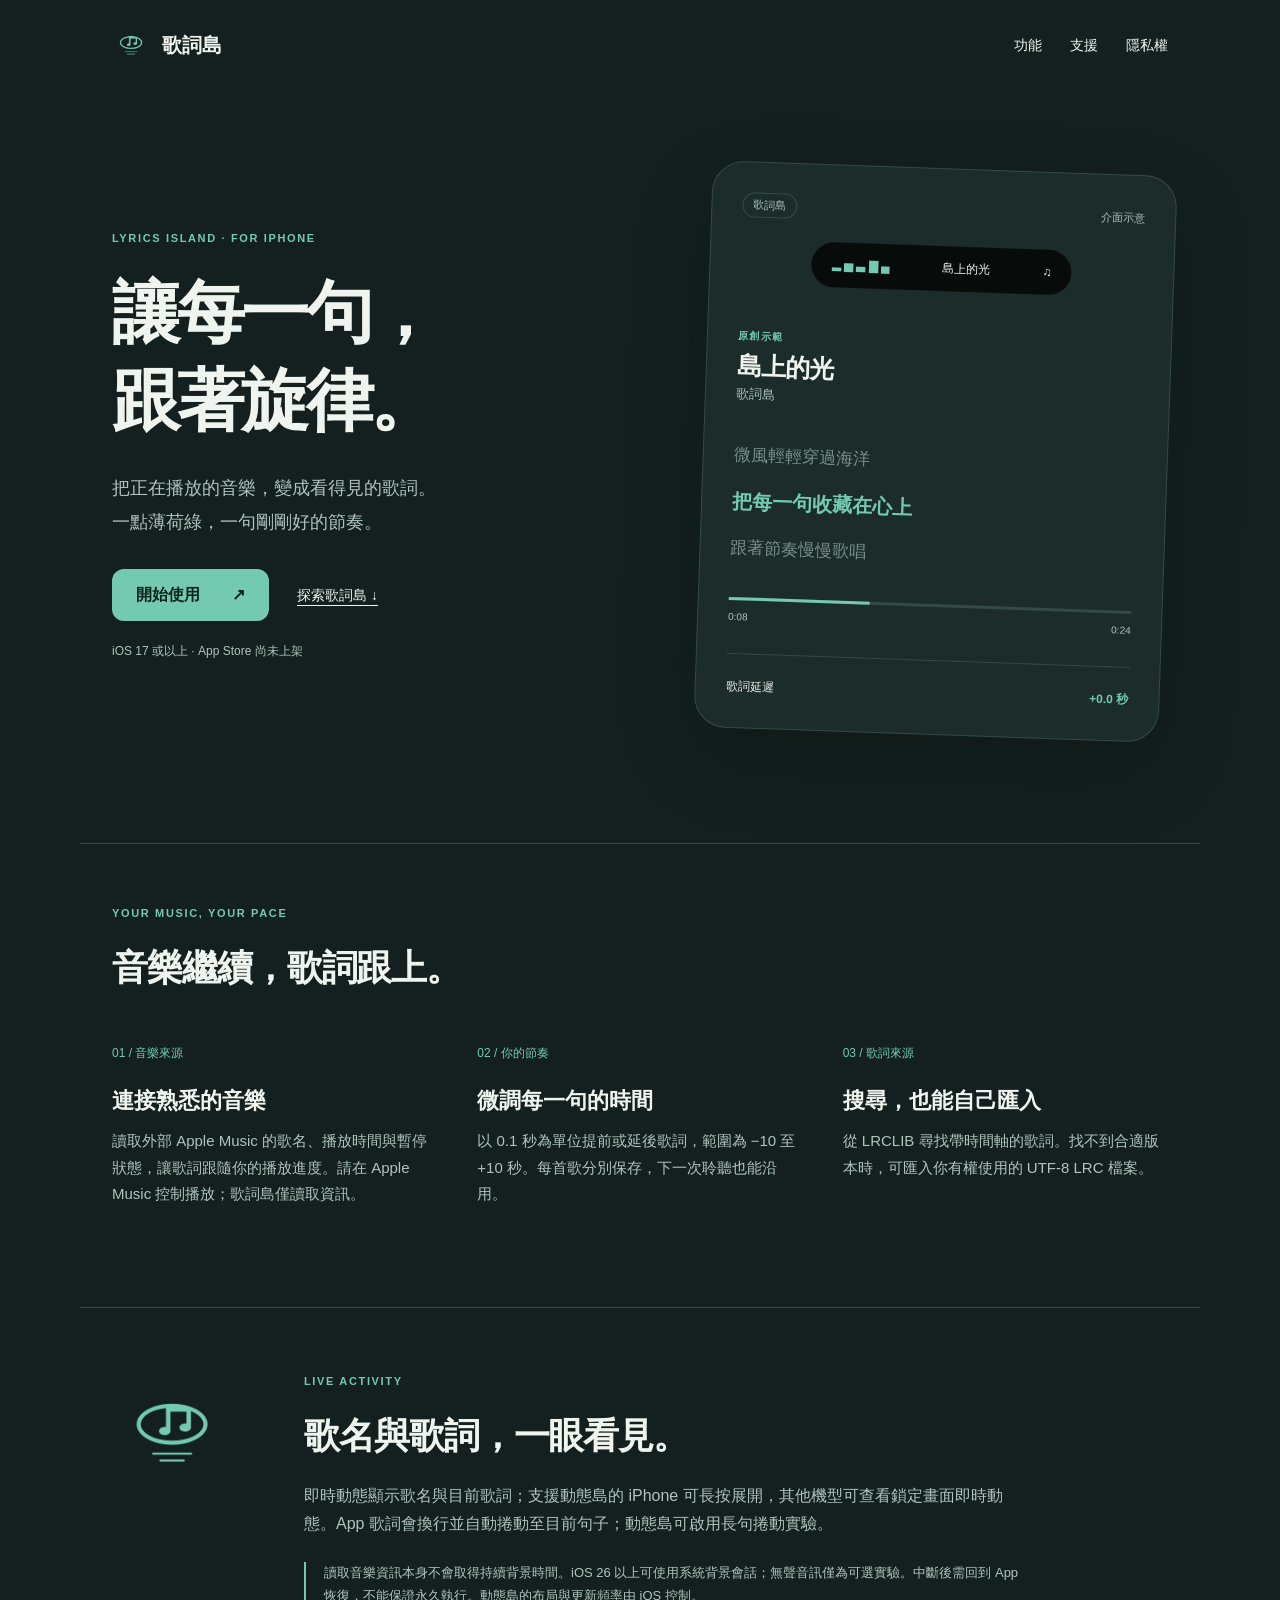
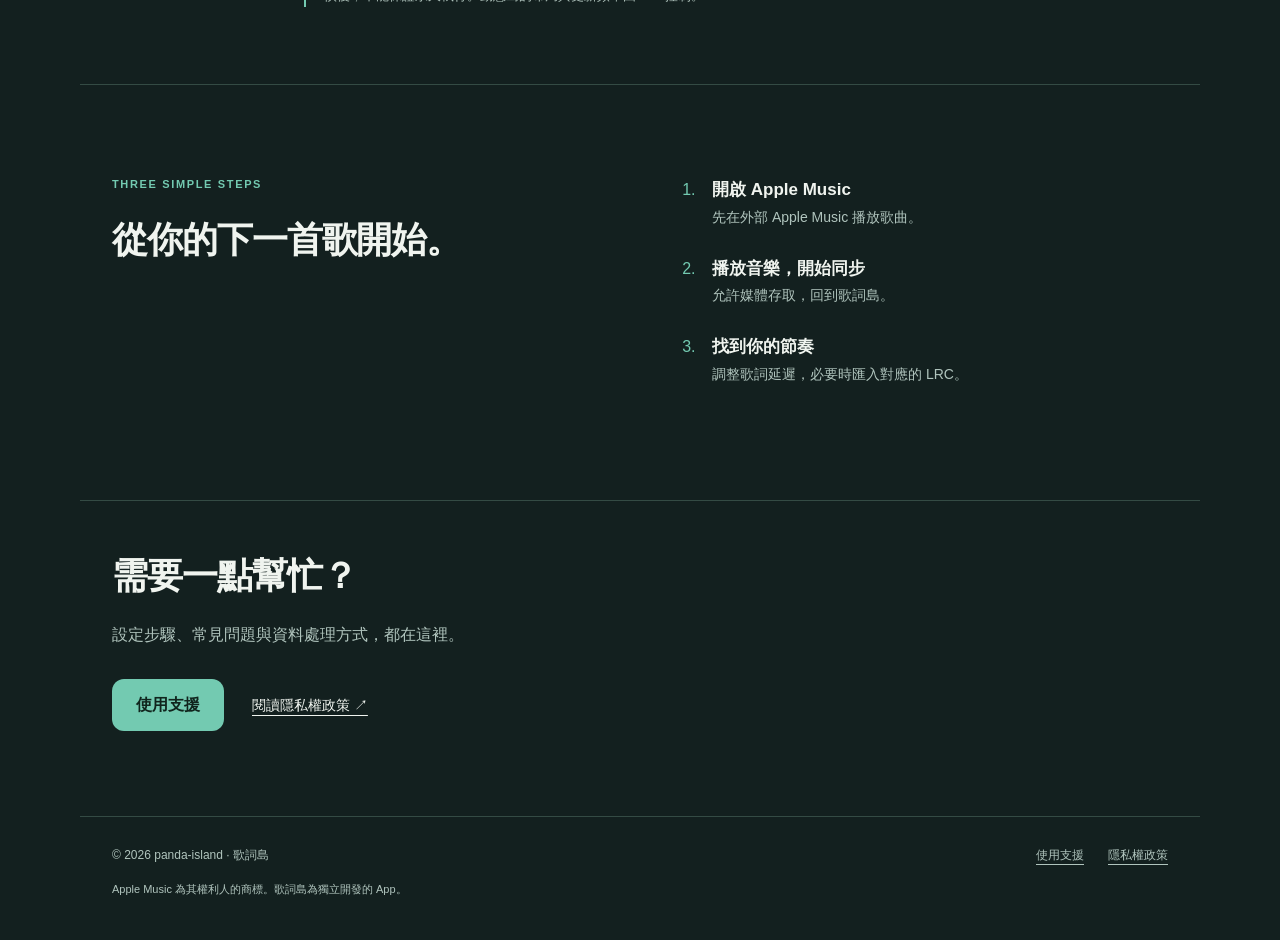
<file: index.html>
<!doctype html>
<html lang="zh-Hant">
<head>
  <meta charset="utf-8"><meta name="viewport" content="width=device-width,initial-scale=1">
  <title>歌詞島｜讓每一句，跟著旋律</title>
  <meta name="description" content="歌詞島是簡潔的 iPhone 同步歌詞 App，支援 Apple Music、LRC 匯入與歌詞延遲調整。查看使用支援與隱私權政策。">
  <meta name="theme-color" content="#13201f">
  <meta property="og:title" content="歌詞島｜讓每一句，跟著旋律">
  <meta property="og:description" content="你的音樂，你的節奏。Apple Music 同步歌詞工具。">
  <meta property="og:image" content="https://panda-island.github.io/assets/icon.png">
  <link rel="canonical" href="https://panda-island.github.io/">
  <link rel="icon" href="assets/icon.png"><link rel="stylesheet" href="assets/style.css">
</head>
<body>
  <a class="skip" href="#main">跳至主要內容</a>
  <header class="header wrap"><a class="brand" href="./" aria-label="歌詞島首頁"><img src="assets/icon.png" alt="" width="38" height="38">歌詞島</a><nav aria-label="主選單"><a href="#features">功能</a><a href="support/">支援</a><a href="privacy/">隱私權</a></nav></header>
  <main id="main">
    <section class="hero wrap">
      <div class="hero-copy"><p class="eyebrow">LYRICS ISLAND · FOR IPHONE</p><h1>讓每一句，<br>跟著旋律。</h1><p class="intro">把正在播放的音樂，變成看得見的歌詞。<br>一點薄荷綠，一句剛剛好的節奏。</p><div class="actions"><a class="button" href="support/">開始使用 <span aria-hidden="true">↗</span></a><a class="text-link" href="#features">探索歌詞島 <span aria-hidden="true">↓</span></a></div><p class="small">iOS 17 或以上 · App Store 尚未上架</p></div>
      <div class="preview" aria-label="歌詞島介面示意，使用原創示範歌詞">
        <div class="preview-top"><span class="pill">歌詞島</span><span>介面示意</span></div>
        <div class="island"><span class="wave" aria-hidden="true">▂ ▅ ▃ ▇ ▄</span><span>島上的光</span><span aria-hidden="true">♫</span></div>
        <div class="song"><span class="eyebrow">原創示範</span><h2>島上的光</h2><p>歌詞島</p></div>
        <div class="lyric-demo"><p class="muted">微風輕輕穿過海洋</p><p class="current">把每一句收藏在心上</p><p class="muted">跟著節奏慢慢歌唱</p></div>
        <div class="progress" aria-hidden="true"><span></span></div><div class="time"><span>0:08</span><span>0:24</span></div>
        <div class="delay-demo"><span>歌詞延遲</span><strong>+0.0 秒</strong></div>
      </div>
    </section>
    <section class="features wrap" id="features"><div class="section-heading"><p class="eyebrow">YOUR MUSIC, YOUR PACE</p><h2>音樂繼續，歌詞跟上。</h2></div><div class="feature-grid">
      <article><span class="number">01 / 音樂來源</span><h3>連接熟悉的音樂</h3><p>讀取外部 Apple Music 的歌名、播放時間與暫停狀態，讓歌詞跟隨你的播放進度。請在 Apple Music 控制播放；歌詞島僅讀取資訊。</p></article>
      <article><span class="number">02 / 你的節奏</span><h3>微調每一句的時間</h3><p>以 0.1 秒為單位提前或延後歌詞，範圍為 −10 至 +10 秒。每首歌分別保存，下一次聆聽也能沿用。</p></article>
      <article><span class="number">03 / 歌詞來源</span><h3>搜尋，也能自己匯入</h3><p>從 LRCLIB 尋找帶時間軸的歌詞。找不到合適版本時，可匯入你有權使用的 UTF-8 LRC 檔案。</p></article>
    </div></section>
    <section class="activity-section wrap"><img src="assets/icon.png" alt="歌詞島薄荷綠音符圖示" width="120" height="120" loading="lazy"><div><p class="eyebrow">LIVE ACTIVITY</p><h2>歌名與歌詞，一眼看見。</h2><p>即時動態顯示歌名與目前歌詞；支援動態島的 iPhone 可長按展開，其他機型可查看鎖定畫面即時動態。App 歌詞會換行並自動捲動至目前句子；動態島可啟用長句捲動實驗。</p><p class="notice">讀取音樂資訊本身不會取得持續背景時間。iOS 26 以上可使用系統背景會話；無聲音訊僅為可選實驗。中斷後需回到 App 恢復，不能保證永久執行。動態島的布局與更新頻率由 iOS 控制。</p></div></section>
    <section class="getting-started wrap"><div><p class="eyebrow">THREE SIMPLE STEPS</p><h2>從你的下一首歌開始。</h2></div><ol><li><strong>開啟 Apple Music</strong><span>先在外部 Apple Music 播放歌曲。</span></li><li><strong>播放音樂，開始同步</strong><span>允許媒體存取，回到歌詞島。</span></li><li><strong>找到你的節奏</strong><span>調整歌詞延遲，必要時匯入對應的 LRC。</span></li></ol></section>
    <section class="help-strip wrap"><h2>需要一點幫忙？</h2><p>設定步驟、常見問題與資料處理方式，都在這裡。</p><div class="actions"><a class="button" href="support/">使用支援</a><a class="text-link" href="privacy/">閱讀隱私權政策 ↗</a></div></section>
  </main>
  <footer class="footer wrap"><span>© 2026 panda-island · 歌詞島</span><div><a href="support/">使用支援</a><a href="privacy/">隱私權政策</a></div><p>Apple Music 為其權利人的商標。歌詞島為獨立開發的 App。</p></footer>
</body>
</html>
</file>
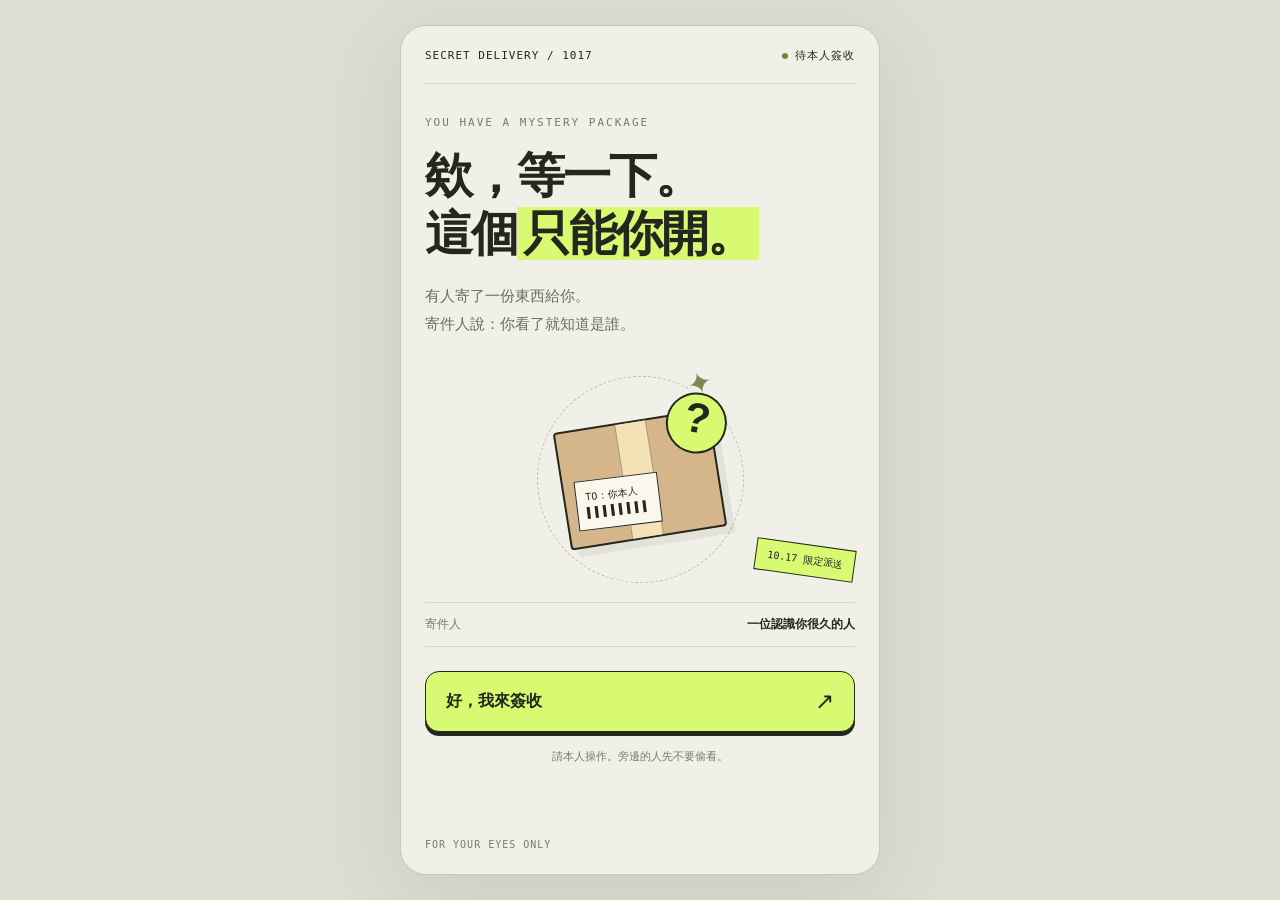
<file: 1017/index.html>
<!doctype html>
<html lang="zh-Hant"><head><meta charset="utf-8"><meta name="viewport" content="width=device-width,initial-scale=1,viewport-fit=cover"><meta name="theme-color" content="#f1f0e8"><meta name="description" content="有一份東西，只能由你本人簽收。"><title>有你的神祕包裹 📦</title>
<style>
:root{--paper:#f1f0e8;--ink:#25271f;--green:#d7fa72;--muted:#77796e;--line:#d7d8cc}*{box-sizing:border-box}body{margin:0;background:var(--paper);color:var(--ink);font-family:-apple-system,BlinkMacSystemFont,"Noto Sans TC","PingFang TC",sans-serif}button{font:inherit;cursor:pointer;-webkit-tap-highlight-color:transparent}button:focus-visible,input:focus-visible{outline:3px solid #7963ce;outline-offset:5px}button:disabled{cursor:default}main{max-width:480px;min-height:100svh;margin:auto;padding: max(22px,env(safe-area-inset-top)) 24px max(24px,env(safe-area-inset-bottom));display:flex;flex-direction:column;position:relative;overflow:hidden}header{display:flex;justify-content:space-between;align-items:center;font:11px ui-monospace,monospace;letter-spacing:1px;padding-bottom:20px;border-bottom:1px solid var(--line)}.status{display:flex;align-items:center;gap:7px}.dot{width:6px;height:6px;border-radius:50%;background:#698d2c}.stage{flex:1;display:flex;flex-direction:column;padding-top:32px;animation:enter .5s ease both}.eyebrow{font:11px ui-monospace,monospace;letter-spacing:2px;color:var(--muted);text-transform:uppercase;margin-bottom:18px}h1{font-size:clamp(37px,10vw,48px);letter-spacing:-2px;line-height:1.2;margin:0;font-weight:850}h1 em{font-style:normal;background:var(--green);padding:0 6px;box-decoration-break:clone;-webkit-box-decoration-break:clone}p{font-size:15px;line-height:1.85;color:#6b6e62;margin:20px 0} .hero-art{position:relative;height:212px;display:grid;place-items:center;margin:16px 0}.orbit{position:absolute;width:207px;height:207px;border:1px dashed #bbc2a6;border-radius:50%;transform:rotate(-18deg)}.orbit:after{content:'✦';position:absolute;font-size:30px;right:4px;top:12px;background:var(--paper);color:#7b8a55}.parcel{width:158px;height:119px;background:#d5b58a;border:2px solid var(--ink);border-radius:4px;transform:rotate(-9deg);box-shadow:7px 8px 0 #25271f12;position:relative}.parcel:before{content:'';position:absolute;left:60px;width:30px;height:100%;background:#f5e1b6;border-left:1px solid #25271f66;border-right:1px solid #25271f66}.parcel:after{content:'?';position:absolute;background:var(--green);border:2px solid var(--ink);border-radius:50%;width:57px;height:57px;right:-18px;top:-20px;text-align:center;font-size:42px;font-weight:800;transform:rotate(20deg)}.label{position:absolute;left:10px;bottom:14px;background:#faf8ed;padding:8px 9px;font:10px monospace;line-height:1.6;transform:rotate(2deg);border:1px solid #25271f}.label span{letter-spacing:2px}.stamp{position:absolute;right:0;bottom:10px;background:var(--green);padding:8px 11px;font:10px monospace;transform:rotate(8deg);border:1px solid var(--ink)}.ticket{border-top:1px solid var(--line);border-bottom:1px solid var(--line);padding:13px 0;display:flex;justify-content:space-between;font-size:12px;margin:0 0 24px}.ticket span{color:var(--muted)}.primary{display:flex;align-items:center;justify-content:space-between;gap:16px;width:100%;min-height:60px;border:1.5px solid var(--ink);border-radius:14px;background:var(--green);color:var(--ink);padding:16px 20px;font-weight:700;box-shadow:0 4px 0 var(--ink);transition:transform .15s,box-shadow .15s}.primary:active{transform:translateY(3px);box-shadow:0 1px 0 var(--ink)}.arrow{font-size:23px;font-weight:400}.fine{font-size:11px;text-align:center;color:var(--muted);line-height:1.6;margin:16px 0}.footer{display:flex;justify-content:space-between;align-items:center;padding-top:22px;margin-top:auto;font:10px ui-monospace,monospace;color:var(--muted);letter-spacing:1px}.footer button{border:0;background:none;color:var(--muted);font-size:11px;padding:10px}.badge{display:inline-block;align-self:flex-start;background:#e4e6db;border-radius:30px;padding:8px 12px;font:11px monospace;margin-bottom:25px}.arena{height:240px;position:relative;border:1px dashed #b7bdab;border-radius:20px;margin:20px 0 0;display:grid;place-items:center;background:#e9ecdf}.arena .primary{position:absolute;width:170px;min-height:54px;transition:left .18s,top .18s;left:calc(50% - 85px);top:93px}.arena:before{content:'本人簽收區';position:absolute;top:14px;left:15px;font-size:11px;color:#848b75;letter-spacing:2px}.feedback{min-height:52px;font-size:14px;text-align:center;margin:15px 0;color:#66733c}.option{width:100%;text-align:left;display:flex;align-items:center;gap:12px;background:#fafaf5;border:1px solid #cdd1bf;border-radius:14px;padding:18px;margin:11px 0;font-weight:600;font-size:15px}.option b{display:grid;place-items:center;width:28px;height:28px;border:1px solid #c8cbbd;border-radius:50%;font:12px monospace}.option:active{background:var(--green)}.meter{height:16px;background:#dde0d1;border:1px solid var(--ink);border-radius:30px;overflow:hidden}.fill{height:100%;background:var(--green);transition:width .15s}.percent{font:800 92px ui-monospace,monospace;letter-spacing:-8px;margin:42px 0 24px}.percent small{font-size:30px;letter-spacing:0}.log{font:12px ui-monospace,monospace;line-height:2.2;color:var(--muted);margin:22px 0}.notice{margin:24px 0;border:1px solid var(--ink);padding:22px;background:var(--green);border-radius:16px}.notice strong{font-size:22px}.notice p{margin:9px 0 0;color:#505b33;font-size:14px}.big-icon{font-size:65px;margin:26px 0}.birthday{background:#e9e3f5}.birthday header{border-color:#ccc3dd}.birthday .eyebrow{color:#7a6594}.birthday h1{font-size:56px;letter-spacing:-2.5px}.birthday h1 em{background:#d7fa72}.cake-wrap{margin:8px auto 0;position:relative;width:250px;height:229px}.cake{position:absolute;width:190px;height:97px;bottom:22px;left:30px;background:#dfb0bc;border:2px solid var(--ink);border-radius:11px 11px 20px 20px;box-shadow:inset 0 -23px #cf96a7}.icing{position:absolute;top:-2px;left:-2px;width:190px;height:27px;border:2px solid var(--ink);border-radius:12px 12px 50% 50%;background:#fff9e9}.cake:after{content:'HAPPY BIRTHDAY';position:absolute;left:0;right:0;text-align:center;top:43px;font:10px monospace;letter-spacing:1px;color:#5b3546}.plate{position:absolute;bottom:14px;left:15px;width:220px;height:18px;border:2px solid var(--ink);border-radius:50%;background:#f8f6ed}.candle{position:absolute;left:115px;top:56px;height:60px;width:19px;padding:0;border:2px solid var(--ink);border-radius:3px;background:repeating-linear-gradient(135deg,#d7fa72 0 8px,#a5c05d 8px 15px);z-index:2}.candle:before{content:'';position:absolute;width:20px;height:29px;top:-35px;left:-3px;background:#ffb950;border:2px solid var(--ink);border-radius:80% 20% 60% 40%;transform:rotate(-20deg);animation:flame .8s ease-in-out infinite alternate;filter:drop-shadow(0 0 8px #ffc26f)}.candle.out:before{background:none;border:0;animation:none;content:'✧';color:#897894;font-size:29px;top:-42px;transform:none}.spark{position:absolute;font-size:30px;left:8px;top:40px}.spark.two{left:auto;right:5px;top:90px;font-size:22px}.letter{padding:24px;background:#faf8f0;border:1px solid #c9bed6;border-radius:3px;box-shadow:5px 5px 0 #d8cde5;margin:22px 0 28px;transform:rotate(-1deg)}.letter .dear{font-weight:700;font-size:18px}.letter p{font-size:14px;color:#655d6d;margin:15px 0;line-height:2}.timeline{display:flex;justify-content:space-between;margin:20px 0 25px;position:relative;font-size:12px;color:#776785}.timeline:before{content:'';height:1px;background:#c6b8d7;position:absolute;top:6px;left:12%;right:12%}.timeline span{z-index:1;text-align:center}.timeline span:before{content:'';display:block;width:13px;height:13px;background:#e9e3f5;border:1px solid #a18aaf;border-radius:50%;margin:0 auto 10px}.timeline span:last-child:before{background:var(--green)}.signature{text-align:right;font-size:12px;color:#83728c}.confetti{position:fixed;top:-20px;width:9px;height:15px;pointer-events:none;z-index:10;animation:fall 3s ease-in forwards}.sr{position:absolute;width:1px;height:1px;overflow:hidden;clip:rect(0,0,0,0)}@keyframes enter{from{opacity:0;transform:translateY(15px)}to{opacity:1;transform:none}}@keyframes flame{to{transform:rotate(-8deg) scale(.9)}}@keyframes fall{to{transform:translate(var(--dx),105vh) rotate(690deg);opacity:.3}}@media(prefers-reduced-motion:reduce){*,*:before{animation:none!important;scroll-behavior:auto!important;transition:none!important}.confetti{display:none}}@media(min-width:600px){body{padding:25px 0;background:#dcded2}main{min-height:calc(100svh - 50px);border:1px solid #c5c7ba;border-radius:26px;background:var(--paper);box-shadow:0 20px 80px #25271f18}main.birthday{background:#e9e3f5}}@media(max-height:740px){.hero-art{height:180px;margin:8px 0}.orbit{height:175px;width:175px}.stage{padding-top:24px}}
</style></head><body><main id="app"><header><span>SECRET DELIVERY / 1017</span><span class="status"><i class="dot"></i>待本人簽收</span></header><section class="stage" id="stage" aria-live="polite"></section><footer class="footer"><span id="foot">FOR YOUR EYES ONLY</span><button id="skip" hidden>直接看結果 ↗</button></footer></main>
<script>
const $=s=>document.querySelector(s);let timers=[],dodges=0,soundOn=false,audio;
function later(fn,ms){const t=setTimeout(fn,ms);timers.push(t);return t}function clear(){timers.forEach(clearTimeout);timers=[]}function render(html){clear();$('#stage').innerHTML=html;window.scrollTo(0,0)}function bind(id,fn){$(id).addEventListener('click',fn)}function buzz(){if(navigator.vibrate)navigator.vibrate(25)}
function intro(){ $('#app').classList.remove('birthday');$('#skip').hidden=true;render(`<div class="eyebrow">YOU HAVE A MYSTERY PACKAGE</div><h1>欸，等一下。<br>這個<em>只能你開。</em></h1><p>有人寄了一份東西給你。<br>寄件人說：你看了就知道是誰。</p><div class="hero-art" aria-hidden="true"><div class="orbit"></div><div class="parcel"><div class="label">TO：你本人<br><span>▌▌▌▌▌▌▌▌</span></div></div><div class="stamp">10.17 限定派送</div></div><div class="ticket"><span>寄件人</span><strong>一位認識你很久的人</strong></div><button class="primary" id="open">好，我來簽收 <span class="arrow">↗</span></button><div class="fine">請本人操作。旁邊的人先不要偷看。</div>`);bind('#open',verify)}
function verify(){dodges=0;$('#skip').hidden=false;render(`<span class="badge">01 / 身分確認</span><h1>先確認，<br>你是<em>你本人。</em></h1><p>非常簡單。<br>點一下下面的按鈕就好，真的。</p><div class="arena"><button id="catch" class="primary">我是本人 <span>→</span></button></div><p class="feedback" id="feedback">準備好了？</p><div class="fine">認識這麼久，還是想測一下你的反應。</div>`);bind('#catch',()=>{buzz();dodges++;if(dodges<=3){const positions=[[12,20],[-12,158],[10,89]];const [x,y]=positions[dodges-1];$('#catch').style.left=x<0?'calc(100% - 182px)':x+'px';$('#catch').style.top=y+'px';$('#feedback').textContent=['欸？它好像不想讓你按。','差一點！再來一次？','好啦不跑了，這次真的可以。'][dodges-1]}else quiz()})}
function quiz(){render(`<span class="badge">02 / 友情驗證</span><h1>回答一題，<br>證明你<em>夠熟。</em></h1><p>我們從幼兒園認識到高中，<br>這段交情應該怎麼形容？</p><button class="option" id="a"><b>A</b>孽緣，想甩都甩不掉。</button><button class="option" id="b"><b>B</b>從小就很有眼光，懂交朋友。</button><button class="option" id="c"><b>C</b>都認識那麼久了，還要考？</button><div class="feedback" id="answer"></div>`);['a','b','c'].forEach(id=>bind('#'+id,()=>{document.querySelectorAll('.option').forEach(x=>x.disabled=true);$('#answer').textContent={a:'孽緣認證成功。這輩子先別想退貨。',b:'有眼光這點，我完全同意。',c:'好好好，你說了算。老朋友通關！'}[id];later(handsome,1500)}))}
function handsome(){let escapes=0,accepted=false;render(`<span class="badge">03 / 誠實大考驗</span><h1>最後一題。<br>我是不是<em>大帥哥？</em></h1><p>從幼兒園認識到高中，<br>這麼明顯的事，應該不用想吧。</p><button class="primary" id="admit">好啦，你是大帥哥 <span class="arrow">✓</span></button><div class="arena" style="height:190px"><button id="deny" class="primary" style="top:70px;background:#fafaf5">我才不承認 <span>×</span></button></div><div class="feedback" id="honest">請憑良心作答。系統非常公正。</div><div class="fine">本關由大帥哥本人提供技術支援。</div>`);$('.arena').style.position='relative';function admit(){if(accepted)return;accepted=true;$('#admit').disabled=true;$('#deny').disabled=true;$('#admit').innerHTML='大帥哥認證成功 <span>✓</span>';$('#honest').textContent='很好，有眼光。你的生日包裹批准放行。';buzz();later(loading,1700)}function escape(e){if(accepted)return;e.preventDefault();if(escapes>=4){admit();return}escapes++;const b=$('#deny');b.style.left=escapes%2?'12px':'calc(100% - 182px)';b.style.top=escapes%2?'116px':'18px';$('#honest').textContent=['欸，這個選項好像不太同意你。','不要嘴硬，誠實一點。','認識這麼久了，給個面子吧。','系統已修正你的答案。不客氣。'][escapes-1];if(escapes===4){b.innerHTML='行，你是大帥哥 ✓';b.style.fontSize='13px'}buzz()}bind('#admit',admit);$('#deny').addEventListener('pointerdown',escape);$('#deny').addEventListener('click',e=>{if(e.detail===0)escape(e)})}
function loading(){render(`<span class="badge">04 / 正在拆封</span><h1>你的包裹，<br><em>馬上就好。</em></h1><div class="percent"><span id="pct">0</span><small>%</small></div><div class="meter" role="progressbar" aria-label="拆封進度" aria-valuemin="0" aria-valuemax="100" aria-valuenow="0"><div class="fill" style="width:0%"></div></div><div class="log" id="log">✓ 本人確認完成<br>✓ 友情驗證通過<br>↳ 正在讀取神祕內容…</div><p id="wait">這次真的沒有在整你。</p>`);let n=0;function tick(){n=Math.min(99,n+7+Math.floor(Math.random()*12));$('#pct').textContent=n;$('.fill').style.width=n+'%';$('.meter').setAttribute('aria-valuenow',n);if(n<99)later(tick,180);else{later(()=>$('#wait').textContent='……怎麼卡住了？',1000);later(()=>$('#wait').textContent='好啦，99% 是故意的。',2400);later(prank,3800)}}later(tick,250)}
function prank(){render(`<span class="badge">系統有話要說</span><div class="big-icon" aria-hidden="true">🫵</div><h1>你是不是<br>真的<em>相信了？</em></h1><div class="notice"><strong>包裹不存在。</strong><p>會跑的按鈕、帥哥認證、卡住的進度條，全部都是安排好的。</p></div><p>誰叫我們認識這麼久了，<br>今天還是想鬧你一下。<br>不鬧了，重點只有一句。</p><button class="primary" id="truth">好啦，到底要說什麼 <span class="arrow">↗</span></button>`);bind('#truth',birthday)}
function confetti(){if(matchMedia('(prefers-reduced-motion: reduce)').matches)return;for(let i=0;i<58;i++){const c=document.createElement('i');c.className='confetti';c.style.cssText=`left:${Math.random()*100}%;background:${['#c8ea6b','#b8a0d9','#e8a2b7','#ffcb75'][i%4]};--dx:${Math.random()*160-80}px;animation-delay:${Math.random()*.65}s;`;document.body.append(c);setTimeout(()=>c.remove(),4200)}}
function melody(){try{audio=audio||new (window.AudioContext||window.webkitAudioContext)();audio.resume();const notes=[261.63,261.63,293.66,261.63,349.23,329.63,261.63,261.63,293.66,261.63,392,349.23];notes.forEach((n,i)=>{const o=audio.createOscillator(),g=audio.createGain(),t=audio.currentTime+i*.23;o.type='sine';o.frequency.value=n;g.gain.setValueAtTime(0,t);g.gain.linearRampToValueAtTime(.12,t+.02);g.gain.exponentialRampToValueAtTime(.001,t+.21);o.connect(g);g.connect(audio.destination);o.start(t);o.stop(t+.23)})}catch{}}
function birthday(){render(`<div class="eyebrow">THE REAL MESSAGE / OCTOBER 17</div><h1>老朋友，<br><em>生日快樂！</em></h1><p style="margin-bottom:0">生日一年一次，整你也是必要流程。</p><div class="cake-wrap"><span class="spark">✧</span><span class="spark two">✦</span><div class="plate"></div><div class="cake"><div class="icing"></div></div><button class="candle" id="candle" aria-label="點一下吹熄生日蠟燭"></button></div><div class="fine" id="wish" style="margin-top:0">許個願再點蠟燭，願望不要太離譜。</div><div class="timeline"><span>幼兒園</span><span>國小</span><span>國中</span><span>高中</span></div><article class="letter"><div class="dear">欸，壽星，生日快樂！</div><p>從幼兒園認識到高中，<br>客套話就省了，祝福直接上：</p><p>恭喜又老一歲<br>不要交到男朋友<br>多睡覺<br>餒餒變大<br>成年了要跟我分享故事</p><p><strong>最後，最重要的一句：<br>我永遠是大帥哥。</strong></p><div class="signature">— 你的青梅竹馬（兼大帥哥）</div></article><button class="primary" id="celebrate">再撒一次彩帶 <span class="arrow">✦</span></button><div class="fine">10 月 17 日，今天你最大。</div>`);$('#app').classList.add('birthday');$('.status').innerHTML='<i class="dot"></i>祝福已送達';$('#skip').hidden=true;$('#foot').textContent='ANOTHER YEAR. SAME NONSENSE.';confetti();bind('#candle',()=>{if($('#candle').classList.contains('out'))return;$('#candle').classList.add('out');$('#candle').setAttribute('aria-label','蠟燭已吹熄，願望已收到');$('#wish').textContent='願望收到了。能不能實現我不知道，蛋糕先吃。';confetti();melody();buzz()});bind('#celebrate',confetti)}
bind('#skip',birthday);intro();
</script></body></html>
</file>
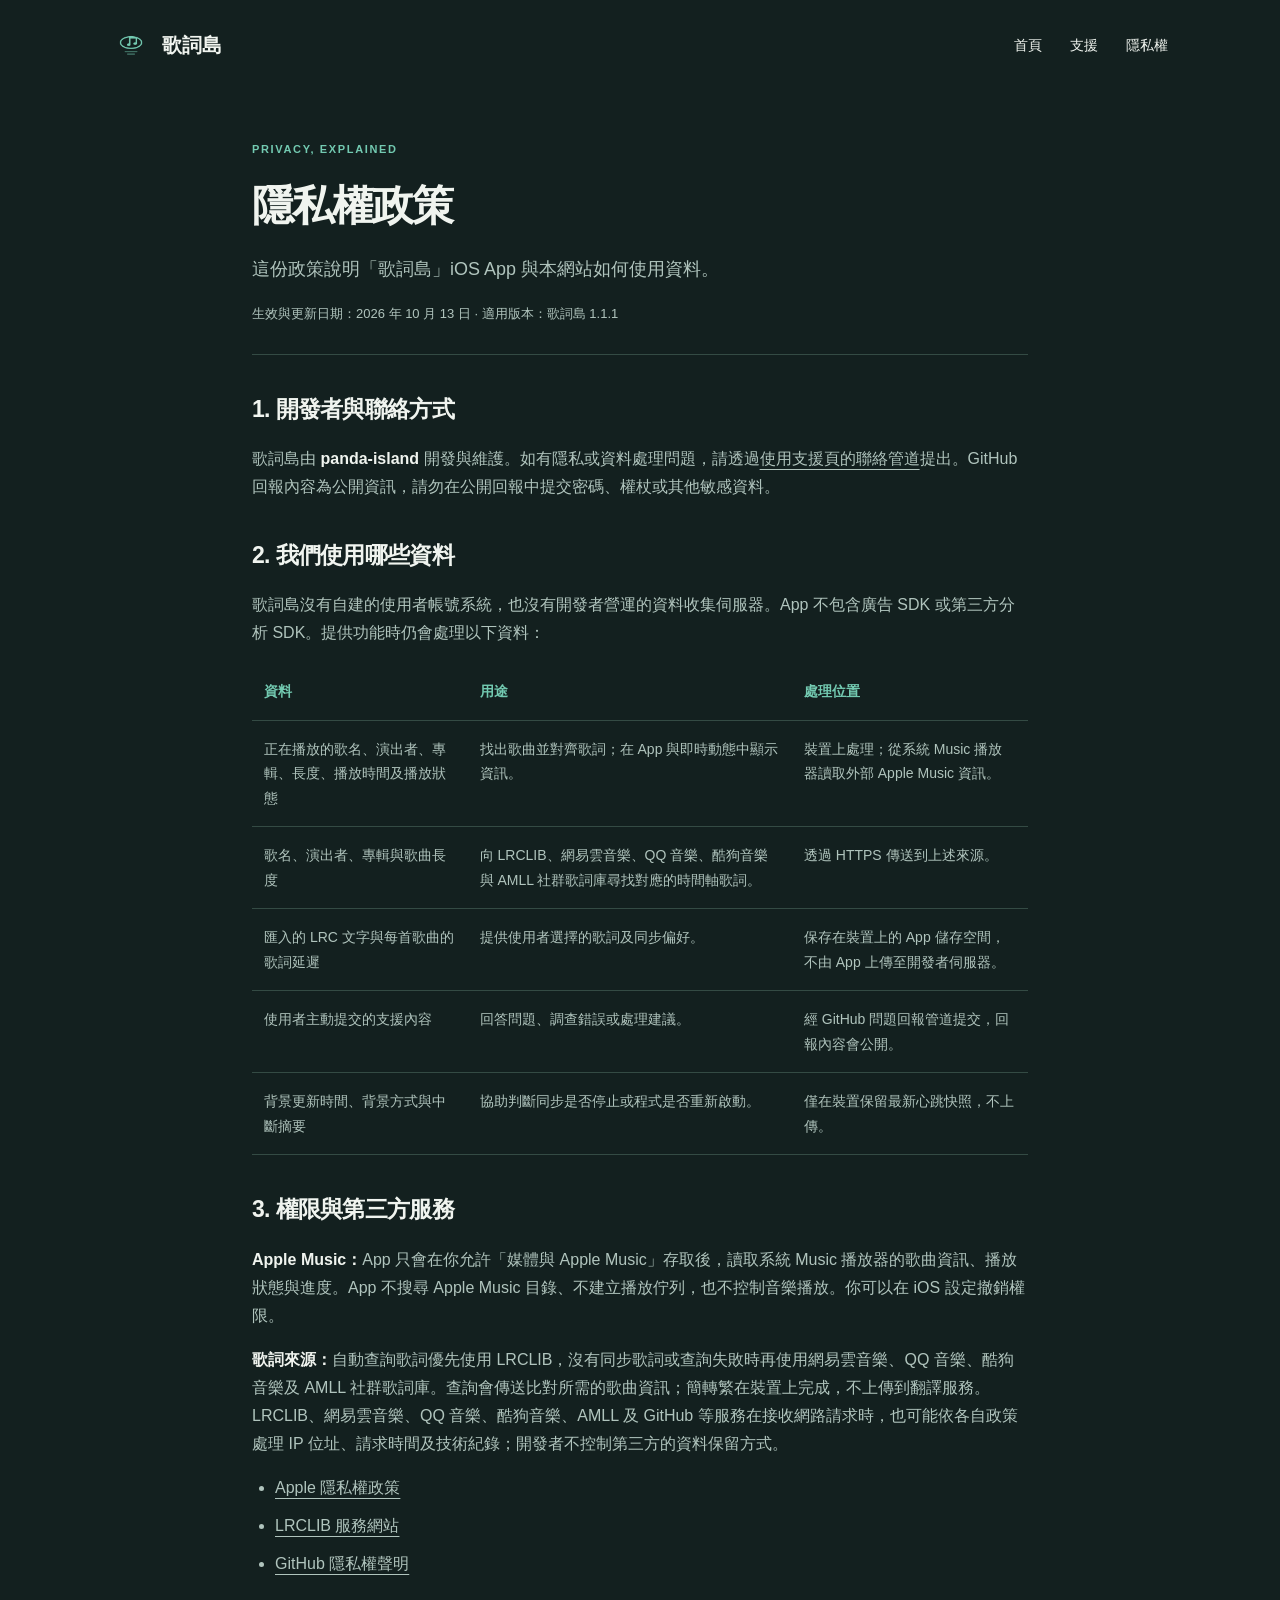
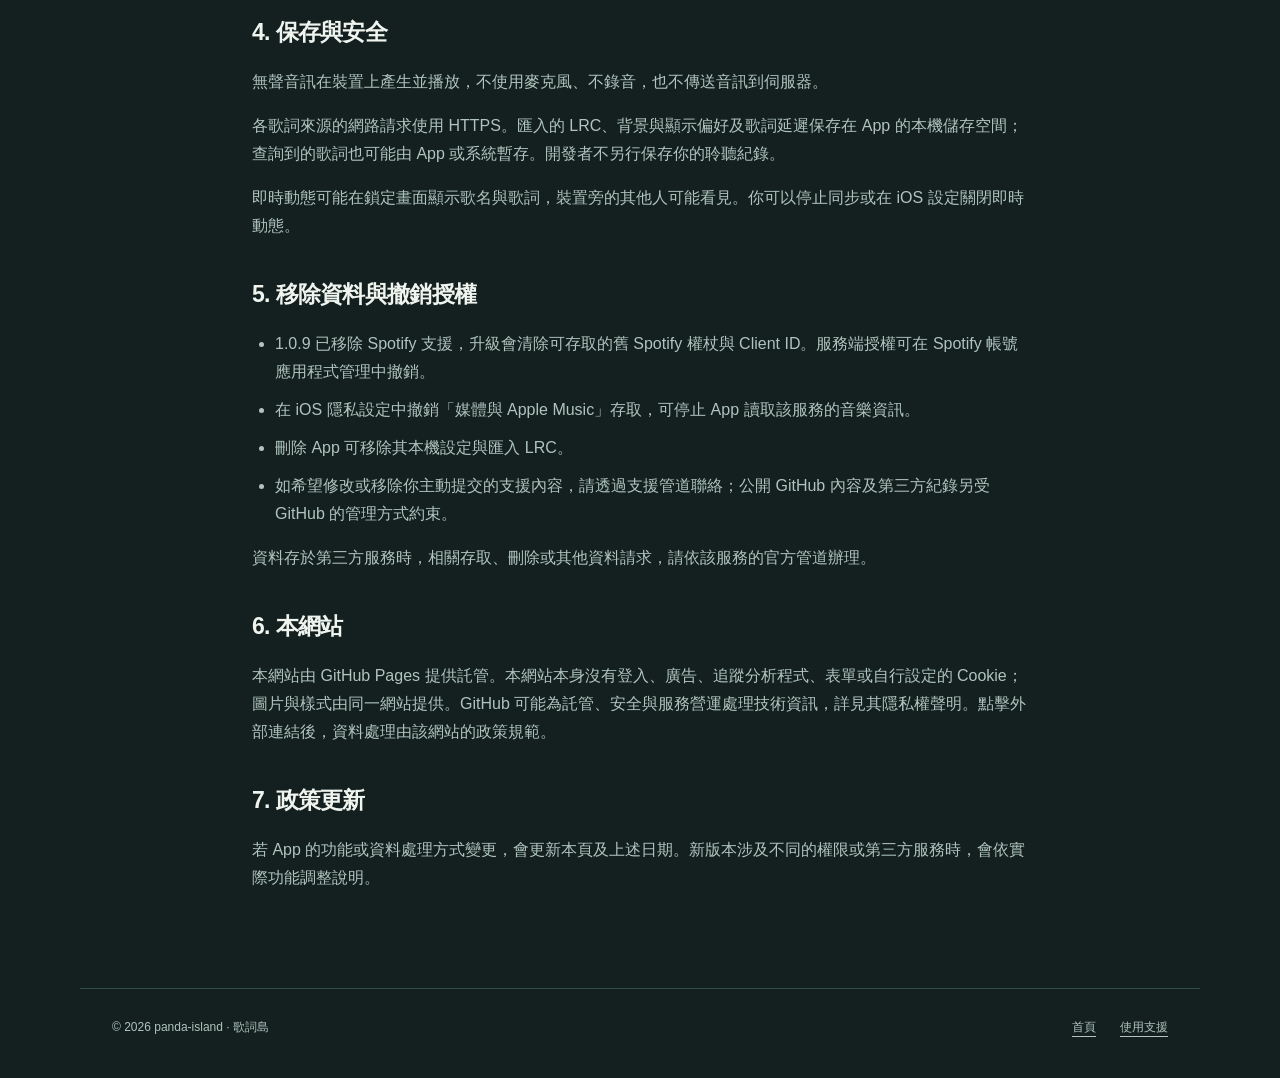
<file: privacy/index.html>
<!doctype html>
<html lang="zh-Hant"><head><meta charset="utf-8"><meta name="viewport" content="width=device-width,initial-scale=1"><title>隱私權政策｜歌詞島</title><meta name="description" content="歌詞島的隱私權政策：音樂資訊、多來源歌詞查詢、本機資料保存與資料移除方式。"><meta name="theme-color" content="#13201f"><link rel="canonical" href="https://panda-island.github.io/privacy/"><link rel="icon" href="../assets/icon.png"><link rel="stylesheet" href="../assets/style.css"></head><body>
<a class="skip" href="#main">跳至主要內容</a><header class="header wrap"><a class="brand" href="../"><img src="../assets/icon.png" alt="" width="38" height="38">歌詞島</a><nav aria-label="主選單"><a href="../">首頁</a><a href="../support/">支援</a><a href="./" aria-current="page">隱私權</a></nav></header>
<main id="main" class="document wrap"><p class="eyebrow">PRIVACY, EXPLAINED</p><h1>隱私權政策</h1><p class="lead">這份政策說明「歌詞島」iOS App 與本網站如何使用資料。</p><p class="last-updated">生效與更新日期：2026 年 10 月 13 日 · 適用版本：歌詞島 1.1.1</p>
<section><h2>1. 開發者與聯絡方式</h2><p>歌詞島由 <strong>panda-island</strong> 開發與維護。如有隱私或資料處理問題，請透過<a href="../support/#contact">使用支援頁的聯絡管道</a>提出。GitHub 回報內容為公開資訊，請勿在公開回報中提交密碼、權杖或其他敏感資料。</p></section>
<section><h2>2. 我們使用哪些資料</h2><p>歌詞島沒有自建的使用者帳號系統，也沒有開發者營運的資料收集伺服器。App 不包含廣告 SDK 或第三方分析 SDK。提供功能時仍會處理以下資料：</p><div class="table-scroll"><table><thead><tr><th scope="col">資料</th><th scope="col">用途</th><th scope="col">處理位置</th></tr></thead><tbody>
<tr><td>正在播放的歌名、演出者、專輯、長度、播放時間及播放狀態</td><td>找出歌曲並對齊歌詞；在 App 與即時動態中顯示資訊。</td><td>裝置上處理；從系統 Music 播放器讀取外部 Apple Music 資訊。</td></tr>
<tr><td>歌名、演出者、專輯與歌曲長度</td><td>向 LRCLIB、網易雲音樂、QQ 音樂、酷狗音樂與 AMLL 社群歌詞庫尋找對應的時間軸歌詞。</td><td>透過 HTTPS 傳送到上述來源。</td></tr>

<tr><td>匯入的 LRC 文字與每首歌曲的歌詞延遲</td><td>提供使用者選擇的歌詞及同步偏好。</td><td>保存在裝置上的 App 儲存空間，不由 App 上傳至開發者伺服器。</td></tr>
<tr><td>使用者主動提交的支援內容</td><td>回答問題、調查錯誤或處理建議。</td><td>經 GitHub 問題回報管道提交，回報內容會公開。</td></tr>
<tr><td>背景更新時間、背景方式與中斷摘要</td><td>協助判斷同步是否停止或程式是否重新啟動。</td><td>僅在裝置保留最新心跳快照，不上傳。</td></tr></tbody></table></div></section>
<section><h2>3. 權限與第三方服務</h2><p><strong>Apple Music：</strong>App 只會在你允許「媒體與 Apple Music」存取後，讀取系統 Music 播放器的歌曲資訊、播放狀態與進度。App 不搜尋 Apple Music 目錄、不建立播放佇列，也不控制音樂播放。你可以在 iOS 設定撤銷權限。</p><p><strong>歌詞來源：</strong>自動查詢歌詞優先使用 LRCLIB，沒有同步歌詞或查詢失敗時再使用網易雲音樂、QQ 音樂、酷狗音樂及 AMLL 社群歌詞庫。查詢會傳送比對所需的歌曲資訊；簡轉繁在裝置上完成，不上傳到翻譯服務。LRCLIB、網易雲音樂、QQ 音樂、酷狗音樂、AMLL 及 GitHub 等服務在接收網路請求時，也可能依各自政策處理 IP 位址、請求時間及技術紀錄；開發者不控制第三方的資料保留方式。</p><ul><li><a href="https://www.apple.com/legal/privacy/">Apple 隱私權政策</a></li><li><a href="https://lrclib.net/">LRCLIB 服務網站</a></li><li><a href="https://docs.github.com/en/site-policy/privacy-policies/github-general-privacy-statement">GitHub 隱私權聲明</a></li></ul></section>
<section><h2>4. 保存與安全</h2><p>無聲音訊在裝置上產生並播放，不使用麥克風、不錄音，也不傳送音訊到伺服器。</p><p>各歌詞來源的網路請求使用 HTTPS。匯入的 LRC、背景與顯示偏好及歌詞延遲保存在 App 的本機儲存空間；查詢到的歌詞也可能由 App 或系統暫存。開發者不另行保存你的聆聽紀錄。</p><p>即時動態可能在鎖定畫面顯示歌名與歌詞，裝置旁的其他人可能看見。你可以停止同步或在 iOS 設定關閉即時動態。</p></section>
<section><h2>5. 移除資料與撤銷授權</h2><ul><li>1.0.9 已移除 Spotify 支援，升級會清除可存取的舊 Spotify 權杖與 Client ID。服務端授權可在 Spotify 帳號應用程式管理中撤銷。</li><li>在 iOS 隱私設定中撤銷「媒體與 Apple Music」存取，可停止 App 讀取該服務的音樂資訊。</li><li>刪除 App 可移除其本機設定與匯入 LRC。</li><li>如希望修改或移除你主動提交的支援內容，請透過支援管道聯絡；公開 GitHub 內容及第三方紀錄另受 GitHub 的管理方式約束。</li></ul><p>資料存於第三方服務時，相關存取、刪除或其他資料請求，請依該服務的官方管道辦理。</p></section>
<section><h2>6. 本網站</h2><p>本網站由 GitHub Pages 提供託管。本網站本身沒有登入、廣告、追蹤分析程式、表單或自行設定的 Cookie；圖片與樣式由同一網站提供。GitHub 可能為託管、安全與服務營運處理技術資訊，詳見其隱私權聲明。點擊外部連結後，資料處理由該網站的政策規範。</p></section>
<section><h2>7. 政策更新</h2><p>若 App 的功能或資料處理方式變更，會更新本頁及上述日期。新版本涉及不同的權限或第三方服務時，會依實際功能調整說明。</p></section></main>
<footer class="footer wrap"><span>© 2026 panda-island · 歌詞島</span><div><a href="../">首頁</a><a href="../support/">使用支援</a></div></footer></body></html>
</file>
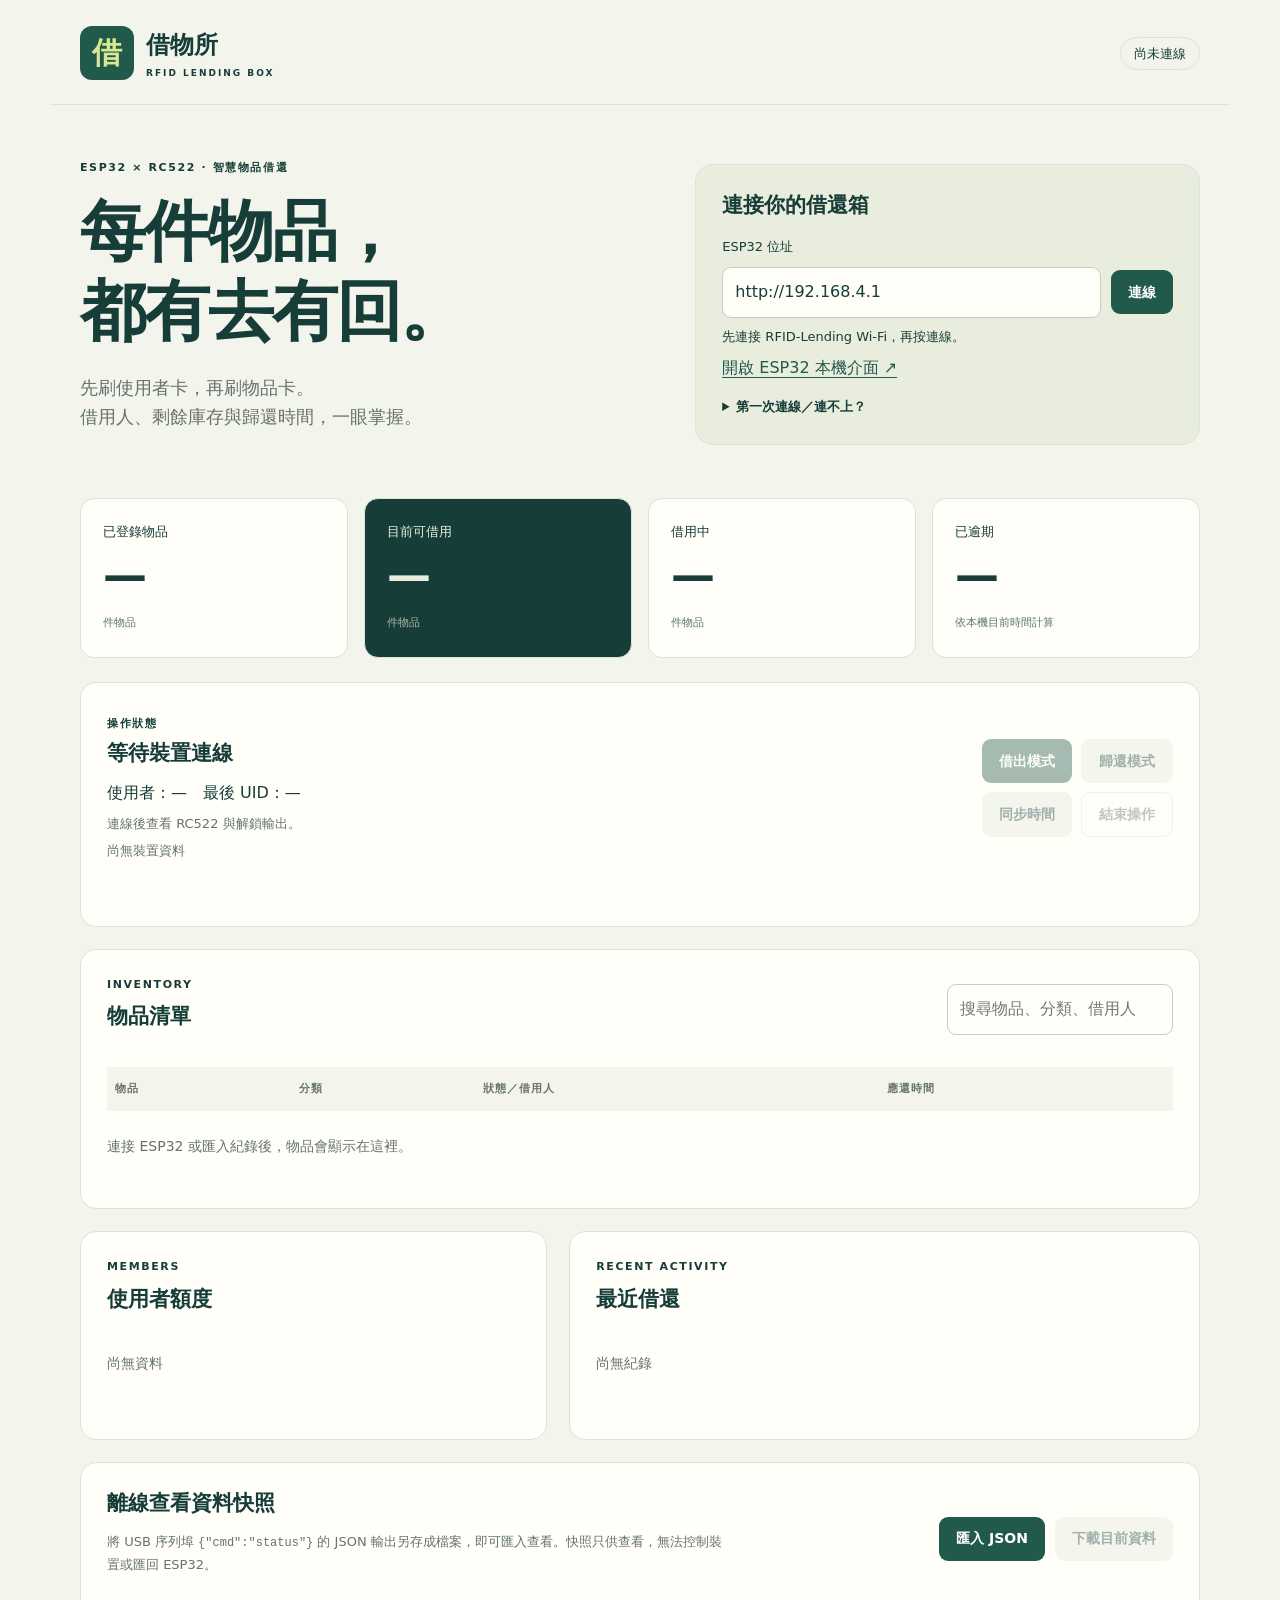
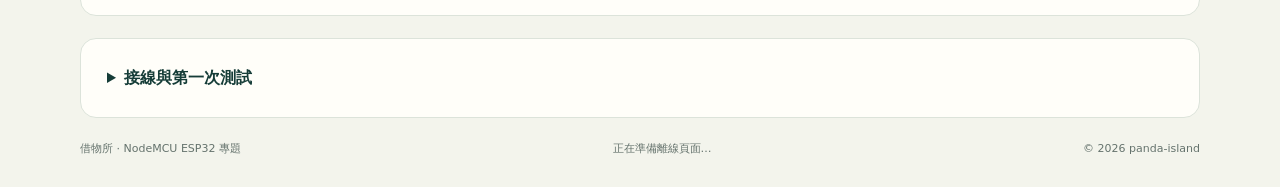
<file: rfid/index.html>
<!doctype html>
<html lang="zh-Hant">
<head>
<meta charset="utf-8"><meta name="viewport" content="width=device-width,initial-scale=1"><meta name="theme-color" content="#123c38"><meta name="description" content="ESP32 RFID 智慧借還箱：物品庫存、借還紀錄與裝置連線。">
<title>借物所｜RFID 智慧借還箱</title><link rel="stylesheet" href="style.css"><script src="app.js" defer></script>
</head>
<body>
<header class="wrap top"><a class="brand" href="./"><span class="mark" aria-hidden="true">借</span><span>借物所<small>RFID LENDING BOX</small></span></a><span id="badge" class="badge">尚未連線</span></header>
<main class="wrap">
<section class="hero"><div><p class="eyebrow">ESP32 × RC522 · 智慧物品借還</p><h1>每件物品，<br>都有去有回。</h1><p class="intro">先刷使用者卡，再刷物品卡。<br>借用人、剩餘庫存與歸還時間，一眼掌握。</p></div><aside class="connect"><h2>連接你的借還箱</h2><label for="address">ESP32 位址</label><div class="row"><input id="address" value="http://192.168.4.1" inputmode="url" spellcheck="false"><button id="connect">連線</button></div><p id="connection" role="status" aria-live="polite">先連接 RFID-Lending Wi-Fi，再按連線。</p><a id="local" href="http://192.168.4.1/" target="_blank" rel="noopener">開啟 ESP32 本機介面 ↗</a><details><summary>第一次連線／連不上？</summary><ol><li>先以網際網路開啟本頁，等下方出現「已可離線開啟」。</li><li>連接 ESP32 的 RFID-Lending Wi-Fi，預設密碼 RFID2026demo。</li><li>使用最新韌體，按「連線」並允許瀏覽器的區域網路存取。</li><li>依瀏覽器支援情況可能無法直接連線；此時使用上方本機介面入口，或匯入資料快照查看。</li></ol><p>GitHub 網站本身不會把借還資料同步到雲端。裝置必須在同一區域網路，不能透過這個網址遠端開鎖。</p></details></aside></section>
<div class="summary" aria-label="庫存統計"><article><span>已登錄物品</span><strong id="total">—</strong><small>件物品</small></article><article><span>目前可借用</span><strong id="available">—</strong><small>件物品</small></article><article><span>借用中</span><strong id="borrowed">—</strong><small>件物品</small></article><article><span>已逾期</span><strong id="overdue">—</strong><small>依本機目前時間計算</small></article></div>
<section class="panel operation"><div><p class="eyebrow">操作狀態</p><h2 id="status">等待裝置連線</h2><p id="session">使用者：—　最後 UID：—</p><p id="hardware" class="muted">連線後查看 RC522 與解鎖輸出。</p><p id="updated" class="muted">尚無裝置資料</p></div><div class="actions"><button data-command="borrow" disabled>借出模式</button><button data-command="return" class="secondary" disabled>歸還模式</button><button data-command="clock" class="secondary" disabled>同步時間</button><button data-command="cancel" class="quiet" disabled>結束操作</button></div><p id="error" role="alert"></p></section>
<section class="panel"><div class="section-title"><div><p class="eyebrow">INVENTORY</p><h2>物品清單</h2></div><label class="search-label" for="search"><span class="sr-only">搜尋物品或分類</span><input id="search" type="search" placeholder="搜尋物品、分類、借用人"></label></div><div id="stock" class="chips"></div><div class="scroll"><table><thead><tr><th>物品</th><th>分類</th><th>狀態／借用人</th><th>應還時間</th></tr></thead><tbody id="items"><tr><td colspan="4" class="empty">連接 ESP32 或匯入紀錄後，物品會顯示在這裡。</td></tr></tbody></table></div></section>
<div class="columns"><section class="panel"><p class="eyebrow">MEMBERS</p><h2>使用者額度</h2><div id="people"><p class="empty">尚無資料</p></div></section><section class="panel"><p class="eyebrow">RECENT ACTIVITY</p><h2>最近借還</h2><div id="events"><p class="empty">尚無紀錄</p></div></section></div>
<section class="panel files"><div><h2>離線查看資料快照</h2><p>將 USB 序列埠 <code>{"cmd":"status"}</code> 的 JSON 輸出另存成檔案，即可匯入查看。快照只供查看，無法控制裝置或匯回 ESP32。</p></div><div class="row"><label class="file-button">匯入 JSON<input id="import" type="file" accept=".json,.txt,application/json,text/plain"></label><button id="export" class="secondary" disabled>下載目前資料</button></div></section>
<details class="guide panel"><summary>接線與第一次測試</summary><p>RC522：3.3V → 3V3、GND → GND、SDA/SS → GPIO5、SCK → GPIO18、MOSI → GPIO23、MISO → GPIO19、RST → GPIO27；IRQ 不接。</p><p>繼電器訊號腳為 GPIO26。先保持 RELAY_ENABLED=false，完成讀卡、登錄與借還測試，再依模組和電鎖額定電壓接線並啟用輸出。合法使用者卡解鎖 5 秒，物品卡完成借還登記。</p><p>卡片命名在 USB 序列監控完成：例如 <code>{"cmd":"user","uid":"實際卡號","name":"小明","quota":3}</code>。每件物品另用一張卡，UID 不可重複。</p><p>本機 USB 與 NVS 保存資料；本網站沒有公開借用人資料庫，請勿將個人資料提交到公開 GitHub。</p></details>
</main><footer class="wrap"><span>借物所 · NodeMCU ESP32 專題</span><span id="offline">正在準備離線頁面…</span><span>© 2026 panda-island</span></footer>
</body></html>
</file>
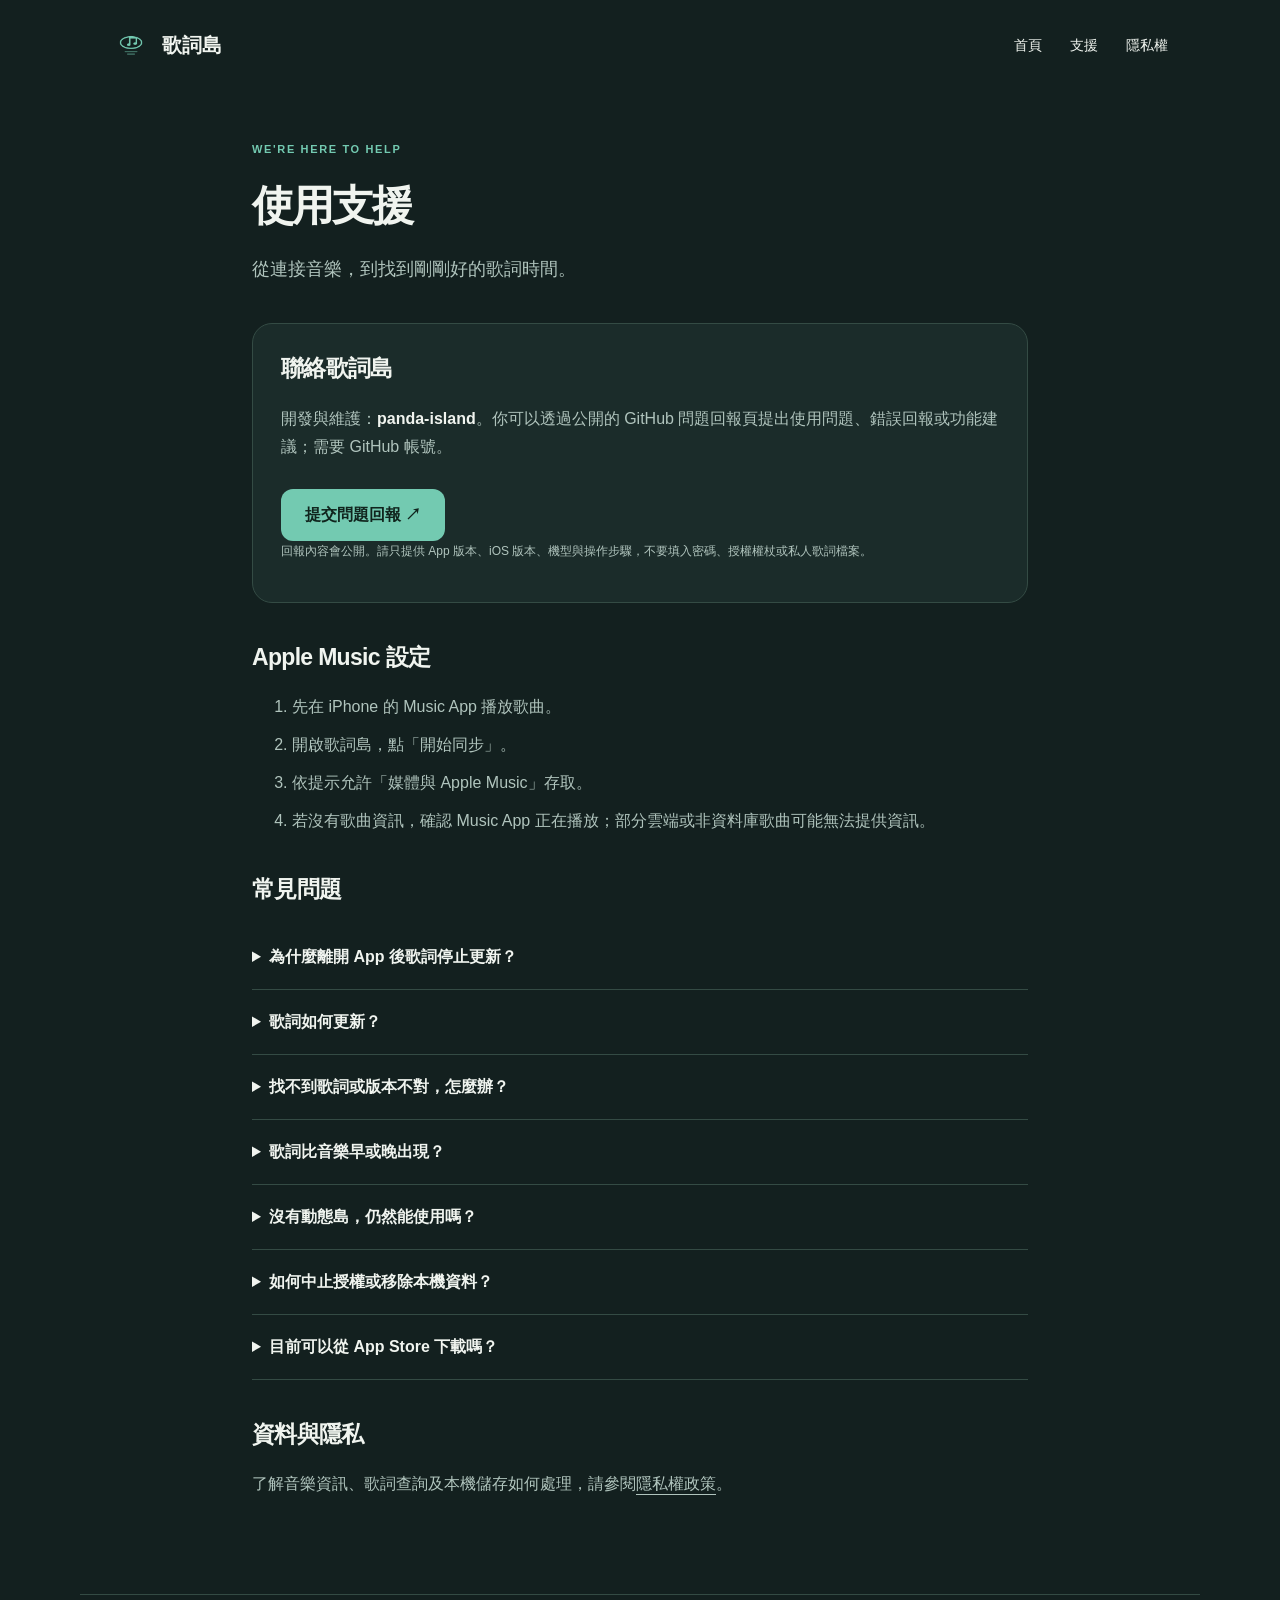
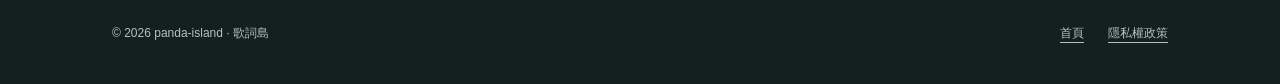
<file: support/index.html>
<!doctype html>
<html lang="zh-Hant"><head><meta charset="utf-8"><meta name="viewport" content="width=device-width,initial-scale=1"><title>使用支援｜歌詞島</title><meta name="description" content="歌詞島設定步驟、Apple Music 同步、LRC 匯入及問題回報。"><meta name="theme-color" content="#13201f"><link rel="canonical" href="https://panda-island.github.io/support/"><link rel="icon" href="../assets/icon.png"><link rel="stylesheet" href="../assets/style.css"></head><body>
<a class="skip" href="#main">跳至主要內容</a><header class="header wrap"><a class="brand" href="../"><img src="../assets/icon.png" alt="" width="38" height="38">歌詞島</a><nav aria-label="主選單"><a href="../">首頁</a><a href="./" aria-current="page">支援</a><a href="../privacy/">隱私權</a></nav></header>
<main id="main" class="document wrap"><p class="eyebrow">WE'RE HERE TO HELP</p><h1>使用支援</h1><p class="lead">從連接音樂，到找到剛剛好的歌詞時間。</p>
<section class="contact" id="contact"><h2>聯絡歌詞島</h2><p>開發與維護：<strong>panda-island</strong>。你可以透過公開的 GitHub 問題回報頁提出使用問題、錯誤回報或功能建議；需要 GitHub 帳號。</p><a class="button" href="https://github.com/panda-island/panda-island.github.io/issues/new?template=app-support.yml">提交問題回報 ↗</a><p class="small">回報內容會公開。請只提供 App 版本、iOS 版本、機型與操作步驟，不要填入密碼、授權權杖或私人歌詞檔案。</p></section>
<section><h2>Apple Music 設定</h2><ol><li>先在 iPhone 的 Music App 播放歌曲。</li><li>開啟歌詞島，點「開始同步」。</li><li>依提示允許「媒體與 Apple Music」存取。</li><li>若沒有歌曲資訊，確認 Music App 正在播放；部分雲端或非資料庫歌曲可能無法提供資訊。</li></ol></section>

<section><h2>常見問題</h2>
<details><summary>為什麼離開 App 後歌詞停止更新？</summary><p>歌詞島只讀取外部 Apple Music；讀取資訊不會取得持續背景時間。在 iOS 26 以上可選系統背景會話。無聲音訊已改為即時零音訊引擎，仍僅為實驗，無法保證長時間執行。來電、路由變更或系統策略可能中斷，請查看狀態並重試。回到 App 時若顯示背景更新中斷摘要，可將訊息與 iOS 版本、鎖屏或來電情況一同回報。兩者皆不保證永久執行；PiP 已移除。</p></details>
<details><summary>歌詞如何更新？</summary><p>App 歌詞會換行並高亮、捲動至目前句子。動態島長句捲動為實驗選項，由每秒更新配合短動畫實現；iOS 可能節流，常亮或減少動態時停用。一般收合使用左右兩側，多活動小型布局顯示整句，實際位置由 iOS 決定。</p></details>
<details><summary>找不到歌詞或版本不對，怎麼辦？</summary><p>App 會查詢 LRCLIB，必要時備援網易雲音樂、QQ 音樂、酷狗音樂及 AMLL 社群歌詞庫。各來源不一定有對應版本的時間軸歌詞，也可能暫時無法使用。請在該曲播放時，匯入你有權使用的 UTF-8 LRC 檔案；檔案須包含如 <code>[00:12.50]</code> 的時間標記。你也可以使用「重試歌詞」重新搜尋。</p></details>
<details><summary>歌詞比音樂早或晚出現？</summary><p>使用歌詞延遲滑桿。歌詞太早時增加正值；歌詞太晚時使用負值。範圍為 −10 至 +10 秒，每 0.1 秒一步，設定依歌曲保存。</p></details>
<details><summary>沒有動態島，仍然能使用嗎？</summary><p>可以。歌詞島需要 iOS 17 或以上；動態島只會出現在支援它的 iPhone。其他機型可使用 App 內歌詞與鎖定畫面即時動態。也請確認 iOS 允許歌詞島顯示即時動態。</p></details>

<details><summary>如何中止授權或移除本機資料？</summary><p>Apple Music 權限可在 iOS 隱私設定中撤銷。刪除 App 會移除其本機設定與匯入 LRC。升級 1.0.9 會清除可存取的舊 Spotify 權杖與 Client ID；服務端授權可自行在 Spotify 帳號管理中撤銷。</p></details>
<details><summary>目前可以從 App Store 下載嗎？</summary><p>歌詞島目前尚未在 App Store 上架。此網站提供產品介紹、使用支援與隱私權政策；正式上架後會更新下載資訊。</p></details>
</section><section><h2>資料與隱私</h2><p>了解音樂資訊、歌詞查詢及本機儲存如何處理，請參閱<a href="../privacy/">隱私權政策</a>。</p></section></main>
<footer class="footer wrap"><span>© 2026 panda-island · 歌詞島</span><div><a href="../">首頁</a><a href="../privacy/">隱私權政策</a></div></footer></body></html>
</file>
<file: assets/style.css>
:root{color-scheme:dark;--bg:#13201f;--surface:#1b2c2a;--mint:#73cab1;--text:#f0f4ef;--muted:#b0c4bd;--line:#344b44;--ink:#10241d}
*{box-sizing:border-box}html{scroll-behavior:smooth;scroll-padding-top:24px}body{margin:0;background:var(--bg);color:var(--text);font-family:-apple-system,BlinkMacSystemFont,"Segoe UI","Noto Sans TC",sans-serif;line-height:1.75}a{color:inherit;text-underline-offset:5px}a:hover{color:var(--mint)}a:focus-visible,summary:focus-visible{outline:3px solid var(--mint);outline-offset:5px}.wrap{max-width:1120px;margin:auto;padding-inline:32px}.skip{position:absolute;left:16px;top:-100px;background:var(--mint);color:var(--ink);padding:8px 16px;z-index:5}.skip:focus{top:12px}.header{display:flex;align-items:center;justify-content:space-between;padding-block:26px}.brand{display:flex;align-items:center;gap:12px;font-size:20px;font-weight:700;text-decoration:none}.brand img{border-radius:10px}.header nav{display:flex;gap:28px;font-size:14px}.header nav a{text-decoration:none}.hero{display:grid;grid-template-columns:1.1fr 1fr;align-items:center;gap:80px;padding-block:78px 108px}.eyebrow{font-size:11px;font-weight:700;letter-spacing:.15em;color:var(--mint);margin:0 0 20px}h1,h2,h3,p{margin-top:0}h1{font-size:clamp(42px,5.5vw,68px);letter-spacing:-.05em;line-height:1.3;margin-bottom:26px}h2{font-size:clamp(26px,3vw,36px);line-height:1.4;letter-spacing:-.03em;margin-bottom:20px}h3{font-size:22px;line-height:1.4;margin-block:20px 12px}.intro{font-size:18px;color:var(--muted);line-height:1.9}.actions{display:flex;align-items:center;gap:28px;flex-wrap:wrap;margin-block:30px 20px}.button{display:inline-flex;justify-content:center;align-items:center;gap:32px;background:var(--mint);color:var(--ink);text-decoration:none;font-weight:700;padding:12px 24px;border-radius:12px}.button:hover{background:#9fddc8;color:var(--ink)}.text-link{font-size:14px}.small{font-size:12px;color:var(--muted)}.preview{background:var(--surface);border:1px solid var(--line);border-radius:32px;padding:30px;box-shadow:0 30px 80px #0003;transform:rotate(2deg)}.preview-top{display:flex;justify-content:space-between;align-items:center;font-size:11px;color:var(--muted)}.pill{border:1px solid var(--line);border-radius:99px;padding:2px 10px}.island{display:flex;align-items:center;justify-content:space-between;background:#070c0a;border-radius:28px;margin:22px auto 36px;padding:12px 20px;font-size:12px;max-width:260px}.wave{color:var(--mint)}.song h2{font-size:25px;margin-bottom:0}.song p{font-size:13px;color:var(--muted)}.song .eyebrow{font-size:10px}.lyric-demo{margin-block:34px}.lyric-demo p{font-size:17px;margin-bottom:14px}.lyric-demo .current{font-size:20px;font-weight:700;color:var(--mint)}.muted{color:var(--muted);opacity:.65}.progress{height:3px;background:var(--line);border-radius:9px}.progress span{display:block;height:100%;width:35%;background:var(--mint)}.time{display:flex;justify-content:space-between;font-size:10px;color:var(--muted);margin-top:8px}.delay-demo{display:flex;justify-content:space-between;align-items:center;border-top:1px solid var(--line);padding-top:22px;margin-top:28px;font-size:12px}.delay-demo strong{color:var(--mint);font-variant-numeric:tabular-nums}.features{padding-block:60px 85px;border-top:1px solid var(--line)}.section-heading{margin-bottom:44px}.feature-grid{display:grid;grid-template-columns:repeat(3,1fr);gap:40px}.number{font-size:12px;color:var(--mint)}.feature-grid p{font-size:15px;color:var(--muted)}.activity-section{display:grid;grid-template-columns:140px 1fr;gap:52px;align-items:start;padding-block:64px;border-top:1px solid var(--line);border-bottom:1px solid var(--line)}.activity-section img{border-radius:28px}.activity-section p{max-width:720px;color:var(--muted)}.activity-section .eyebrow{color:var(--mint)}.notice{border-left:2px solid var(--mint);padding-left:18px;font-size:13px;margin-top:24px}.getting-started{display:grid;grid-template-columns:1fr 1fr;gap:80px;padding-block:90px}.getting-started ol{margin:0;padding-left:20px}.getting-started li{padding-left:12px;margin-bottom:24px;color:var(--mint)}.getting-started strong{display:block;color:var(--text);font-size:17px}.getting-started span{display:block;color:var(--muted);font-size:14px}.help-strip{padding-block:50px 65px;border-top:1px solid var(--line)}.help-strip p{color:var(--muted)}.footer{border-top:1px solid var(--line);padding-block:28px 40px;font-size:12px;color:var(--muted);display:flex;flex-wrap:wrap;justify-content:space-between;gap:14px}.footer div{display:flex;gap:24px}.footer p{flex-basis:100%;font-size:11px;margin:0}.document{max-width:840px;padding-block:50px 80px}.document h1{font-size:42px;margin-bottom:20px}.document .lead{font-size:18px;color:var(--muted)}.document section{margin-top:38px}.document section h2{font-size:23px}.document p,.document li{color:var(--muted)}.document strong{color:var(--text)}.document li{margin-bottom:10px}.document table{width:100%;border-collapse:collapse;font-size:14px}.document th,.document td{text-align:left;padding:16px 12px;border-bottom:1px solid var(--line);vertical-align:top}.document th{color:var(--mint)}.document td{color:var(--muted)}.document code{font-size:.9em;overflow-wrap:anywhere;background:var(--surface);padding:3px 7px;border-radius:5px}.contact{background:var(--surface);border:1px solid var(--line);padding:28px;border-radius:20px}.contact .button{margin-top:12px}details{border-bottom:1px solid var(--line);padding-block:18px}summary{cursor:pointer;font-weight:650}details p{margin:12px 0 0;padding-left:4px}.table-scroll{overflow-x:auto}.document ul{padding-left:23px}.last-updated{font-size:13px;color:var(--muted);border-bottom:1px solid var(--line);padding-bottom:28px}.crumb{color:var(--mint);font-size:13px;display:inline-block;margin-bottom:24px}.document .eyebrow{color:var(--mint)}
@media(max-width:760px){.wrap{padding-inline:24px}.header{padding-block:20px}.header nav{gap:18px;font-size:13px}.hero{grid-template-columns:1fr;gap:44px;padding-block:42px 60px}.preview{transform:none;max-width:460px;width:100%;margin:auto;padding:26px}.feature-grid{grid-template-columns:1fr;gap:22px}.features{padding-block:44px}.feature-grid article{border-top:1px solid var(--line);padding-top:25px}.activity-section{grid-template-columns:1fr;gap:25px;padding-block:44px}.activity-section img{width:80px;height:80px;border-radius:20px}.getting-started{grid-template-columns:1fr;gap:20px;padding-block:50px}.help-strip{padding-block:40px}.document{padding-block:30px 55px}.document h1{font-size:34px}.document table{min-width:560px}.footer{gap:20px}.intro br{display:none}.brand{font-size:18px;gap:8px}.brand img{width:32px;height:32px}.actions{gap:20px}}
@media(prefers-reduced-motion:reduce){html{scroll-behavior:auto}}
</file>
<file: rfid/style.css>
:root{--ink:#163d38;--muted:#65736d;--line:#dce3da;--bg:#f3f4ec;--paper:#fffef9;--green:#21594b;--gold:#d9e892}*{box-sizing:border-box}body{margin:0;background:var(--bg);color:var(--ink);font:16px/1.65 system-ui,-apple-system,"Noto Sans TC",sans-serif}.wrap{max-width:1180px;margin:auto;padding:0 30px}.top{display:flex;justify-content:space-between;align-items:center;padding-top:26px;padding-bottom:24px;border-bottom:1px solid var(--line)}.brand{display:flex;gap:12px;align-items:center;text-decoration:none;font-size:24px;font-weight:800;color:var(--ink)}.brand small{display:block;font-size:9px;letter-spacing:2px}.mark{background:var(--green);color:var(--gold);border-radius:12px;padding:2px 12px;font-size:30px}.badge{font-size:13px;border:1px solid var(--line);padding:5px 13px;border-radius:30px}.badge.live{background:var(--green);color:white}.hero{display:grid;grid-template-columns:1.1fr 1fr;gap:60px;align-items:center;padding:54px 0 40px}h1{font-size:clamp(40px,5.3vw,66px);line-height:1.22;letter-spacing:-2px;margin:14px 0 20px}h2{font-size:21px;margin:0 0 12px;line-height:1.4}.eyebrow{font-size:11px;font-weight:750;letter-spacing:1.6px;margin:0 0 8px}.intro{color:var(--muted);font-size:18px}.connect{border:1px solid var(--line);border-radius:18px;background:#e9eddd;padding:26px}.connect label{font-size:13px}.row{display:flex;gap:10px;align-items:center;flex-wrap:wrap}.connect .row{flex-wrap:nowrap;margin:8px 0}input{border:1px solid #c2cec0;background:var(--paper);border-radius:9px;font:inherit;padding:11px 12px;color:var(--ink);min-width:0;max-width:100%}#address{flex:1;width:100%}button,.file-button{border:0;border-radius:9px;background:var(--green);color:white;font:inherit;font-size:14px;font-weight:650;min-height:44px;padding:10px 17px;cursor:pointer;white-space:nowrap}button.secondary{background:#e6ebdf;color:var(--ink)}button.quiet{background:transparent;color:var(--muted);border:1px solid var(--line)}button:disabled{opacity:.4;cursor:not-allowed}button:hover:enabled,.file-button:hover{filter:brightness(.94)}a{color:var(--green);text-underline-offset:4px}#connection{font-size:13px;margin:8px 0}details{font-size:13px;margin-top:15px}summary{cursor:pointer;font-weight:700}details ol{padding-left:22px}.summary{display:grid;grid-template-columns:repeat(4,1fr);gap:16px;margin:8px 0 24px}.summary article{background:var(--paper);border:1px solid var(--line);padding:22px;border-radius:14px}.summary article:nth-child(2){background:var(--ink);color:#e9eddd}.summary span{display:block;font-size:13px}.summary strong{font-size:44px;display:block;line-height:1.5}.summary small{font-size:11px;opacity:.7}.panel{background:var(--paper);border:1px solid var(--line);border-radius:16px;padding:26px;margin:0 0 22px}.operation{display:flex;justify-content:space-between;gap:20px;flex-wrap:wrap}.operation p{margin:6px 0}.actions{display:grid;grid-template-columns:repeat(2,auto);align-content:center;gap:9px}.muted{font-size:13px;color:var(--muted)}#error{flex-basis:100%;color:#a13324;white-space:pre-wrap;font-size:14px}.section-title{display:flex;align-items:center;justify-content:space-between;gap:16px;flex-wrap:wrap}.chips{display:flex;gap:8px;flex-wrap:wrap;margin:12px 0}.chip{border:1px solid var(--line);border-radius:30px;padding:3px 12px;font-size:12px}.scroll{overflow:auto}table{border-collapse:collapse;width:100%;font-size:14px;min-width:550px;text-align:left}th{font-size:11px;letter-spacing:1px;color:var(--muted);font-weight:600;padding:13px 8px;background:#f3f5ed}td{padding:16px 8px;border-bottom:1px solid var(--line)}td small{color:var(--muted);font-size:11px}tr:last-child td{border-bottom:0}.empty{color:var(--muted);padding:24px 0;font-size:14px}.pill{display:inline-block;border-radius:20px;font-size:11px;padding:2px 8px;background:#e6ebdf}.pill.out{background:#f2e7cd;color:#765b14}.due{color:#a13324}.columns{display:grid;grid-template-columns:1fr 1.35fr;gap:22px}.member,.event{padding:12px 0;border-bottom:1px solid var(--line)}.member{display:flex;justify-content:space-between;gap:10px}.event p{margin:0}.event small{color:var(--muted)}.files{display:flex;justify-content:space-between;gap:22px;align-items:center;flex-wrap:wrap}.files p{max-width:620px;font-size:13px;color:var(--muted)}.file-button{display:inline-flex;align-items:center}.file-button input{position:absolute;width:1px;height:1px;opacity:0}.file-button:focus-within{outline:3px solid #6e9e84}code{font-size:12px;overflow-wrap:anywhere}.guide{font-size:14px}.guide summary{font-size:16px}footer{display:flex;justify-content:space-between;gap:16px;flex-wrap:wrap;color:var(--muted);font-size:11px;padding-bottom:30px!important}.sr-only{position:absolute;width:1px;height:1px;overflow:hidden;clip:rect(0,0,0,0)}:focus-visible{outline:3px solid #6e9e84;outline-offset:3px}@media(max-width:760px){.wrap{padding-left:18px;padding-right:18px}.hero{grid-template-columns:1fr;gap:20px;padding-top:30px}h1{font-size:46px}.intro{font-size:16px}.summary{grid-template-columns:repeat(2,1fr);gap:10px}.summary article{padding:17px}.summary strong{font-size:36px}.columns{grid-template-columns:1fr;gap:0}.panel{padding:20px}.operation{display:block}.actions{margin-top:18px;grid-template-columns:repeat(2,1fr)}.connect{padding:20px}.search-label,input[type=search]{width:100%}}
</file>
